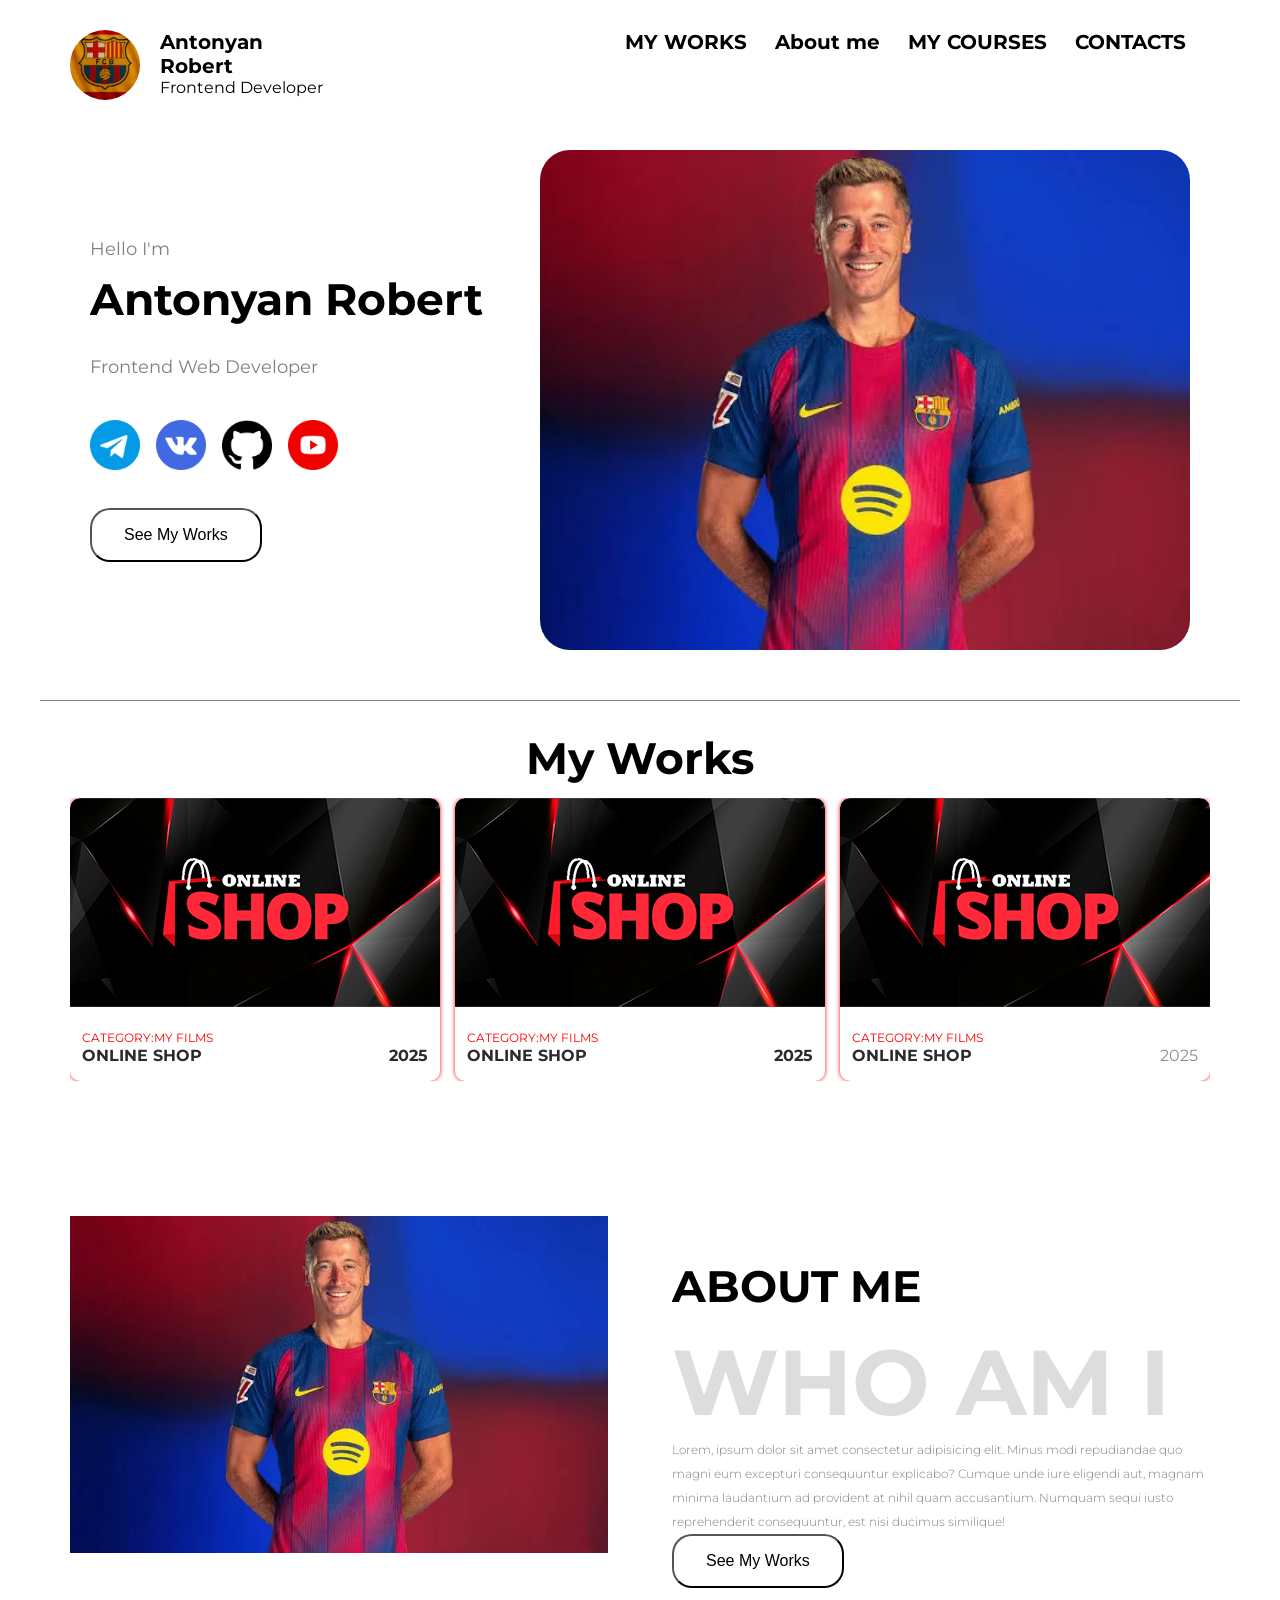
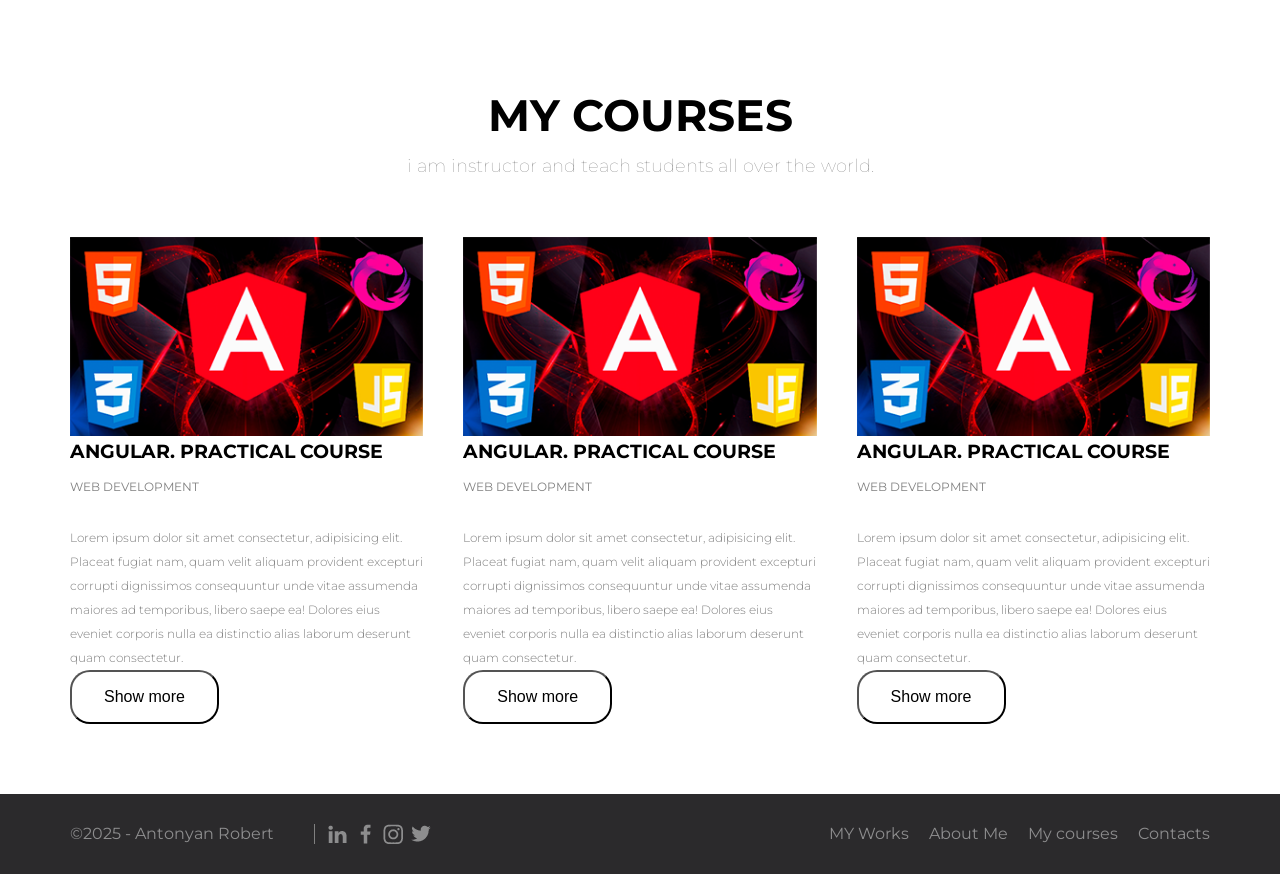
<file: index.html>
<!DOCTYPE html>
<html lang="en">

<head>
    <meta charset="UTF-8">
    <meta name="viewport" content="width=device-width, initial-scale=1.0">
    <title>Antonyan Robert</title>
    <link rel="stylesheet" href="./CSS/style.css">
</head>

<body>
    <header class="header">
        <div class="container header_container">
            <div class="logo">
                <img src="./85eec9aaf0caa79344d086ef908d48ef.jpg" alt="" class="image">
                <div>
                    <div class="name">Antonyan </br> Robert</div>
                    <div class="clas">Frontend Developer</div>
                </div>
            </div>
            <div class="nav">
                <a href="#my_works" class="header_link"> MY WORKS</a>
                <a href="#about_me" class="header_link">About me</a>
                <a href="#courses" class="header_link">MY COURSES</a>
                <a href="#contacts" class="header_link">CONTACTS</a>
            </div>
        </div>
    </header>
    <main>
        <div class="container main_container">
            <div class="container_about">
                <div class="about">
                    <p class="text">Hello I'm</p>
                    <h1 class="title">Antonyan Robert</h1>
                    <p class="text">Frontend Web Developer</p>
                </div>
                <div class="social">
                    <a href="https://t.me/ROB_3103" class="social_link"><img src="./free-icon-telegram-2111646.png"
                            alt="">
                    </a>
                    <a href="https://vk.com/id864979859" class="social_link"> <img src="./free-icon-vk-3670055.png"
                            alt=""></a>
                    <a href="https://github.com/robertantonyan31032013/About-me" class="social_link"><img src="./25231.png" alt=""></a target='_blank'>
                    <a href="" class="social_link"><img src="./free-icon-youtube-4494485.png" alt=""></a>
                </div>
                <button class="about_button">See My Works</button>
            </div>
            <div class="container_about">
                <div class="my_img"></div>
            </div>
        </div>
        <div class="container Works_container" id="my_works">
            <h2 class="subtitle">My Works</h2>
            <ul class="list">
                <li class="works_item">
                    <a href="../мои фильмы/фильмы/myfilms.html" target="_blank">
                        <img src="./image (1).png" alt="">
                        <div class="work_content">
                            <p class="works_text"><span>CATEGORY:MY FILMS</span> </br> ONLINE SHOP</p>
                            <p class="works_text">2025</p>
                        </div>
                    </a>
                </li>
                <li class="works_item">
                    <a href="../good luck/index.html">
                        <img src="./image (1).png" alt="">
                        <div class="work_content">
                            <p class="works_text"><span>CATEGORY:MY FILMS</span> </br> ONLINE SHOP</p>
                            <p class="works_text">2025</p>
                        </div>
                    </a>

                </li>
                <li class="works_item">
                    <a href="https://rutube.ru/video/b8d481146213c555e9e0d8a883101ddf/" target="_blank">
                        <img src="./image (1).png" alt="">
                        <div class="work_content">
                            <p class="works_text"><span>CATEGORY:MY FILMS</span> </br> ONLINE SHOP</p>
                            <p class="wo am irks_text">2025</p>
                        </div>
                    </a>

                </li>
            </ul>
        </div>
        <div class="container container_me" id="about_me">
            <div class="me_img">
                <img src="./images.webp" alt="">
            </div>
            <div class="me_content">
                <h2 class="subtitle subtitle_me">
                    ABOUT ME
                </h2>
                <p class="text_me">WHO AM I</p>
                <p class="text_long">Lorem, ipsum dolor sit amet consectetur adipisicing elit. Minus modi repudiandae
                    quo magni eum
                    excepturi consequuntur explicabo? Cumque unde iure eligendi aut, magnam minima laudantium ad
                    provident at nihil quam accusantium. Numquam sequi iusto reprehenderit consequuntur, est nisi
                    ducimus similique!
                </p>
                <button class="about_button">See My Works</button>
            </div>
        </div>
        <div class="container container_courses" id="courses">
            <h2 class="subtitle">MY COURSES</h2>
            <p class="subtitle_tex">i am instructor and teach students all over the world.</p>
            <ul class="courses_list">
                <li class="courses_item">
                    <img src="./wemeet image_20251221111730208.png" alt="">
                    <h3>ANGULAR. PRACTICAL COURSE</h3>
                    <p class="courses_text">WEB DEVELOPMENT</p>
                    <p class="text_long">Lorem ipsum dolor sit amet consectetur, adipisicing elit. Placeat fugiat nam,
                        quam velit aliquam provident excepturi corrupti dignissimos consequuntur unde vitae assumenda
                        maiores ad temporibus, libero saepe ea! Dolores eius eveniet corporis nulla ea distinctio alias
                        laborum deserunt quam consectetur.</p>
                    <button class="about_button">Show more</button>
                </li>
                <li class="courses_item">
                    <img src="./wemeet image_20251221111730208.png" alt="">
                    <h3>ANGULAR. PRACTICAL COURSE</h3>
                    <p class="courses_text">WEB DEVELOPMENT</p>
                    <p class="text_long">Lorem ipsum dolor sit amet consectetur, adipisicing elit. Placeat fugiat nam,
                        quam velit aliquam provident excepturi corrupti dignissimos consequuntur unde vitae assumenda
                        maiores ad temporibus, libero saepe ea! Dolores eius eveniet corporis nulla ea distinctio alias
                        laborum deserunt quam consectetur.</p>
                    <button class="about_button">Show more</button>
                </li>
                <li class="courses_item">
                    <img src="./wemeet image_20251221111730208.png" alt="">
                    <h3>ANGULAR. PRACTICAL COURSE</h3>
                    <p class="courses_text">WEB DEVELOPMENT</p>
                    <p class="text_long">Lorem ipsum dolor sit amet consectetur, adipisicing elit. Placeat fugiat nam,
                        quam velit aliquam provident excepturi corrupti dignissimos consequuntur unde vitae assumenda
                        maiores ad temporibus, libero saepe ea! Dolores eius eveniet corporis nulla ea distinctio alias
                        laborum deserunt quam consectetur.</p>
                    <button class="about_button">Show more</button>
                </li>
            </ul>
        </div>
    </main>
    <footer class="container_footer" id="contacts">
        <div class="container footer">
            <div class="footer_social">
                <p class="footer_text">&copy;2025 - Antonyan Robert</p>
                <ul class="footer_list">
                    <li class="linkedin">
                        <a href="#"></a>
                    </li>
                    <li class="facebook">
                        <a href="#"></a>
                    </li>
                    <li class="instagram">
                        <a href="#"></a>
                    </li>
                    <li class="twitter">
                        <a href="#"></a>
                    </li>


                </ul>

            </div>

            <div class="footer_menu">
                <a href="#my_works">MY Works</a>
                <a href="#about_me">About Me</a>
                <a href="#courses">My courses</a>
                <a href="#contacts">Contacts</a>

            </div>
        </div>
    </footer>
</body>

</html>
</file>
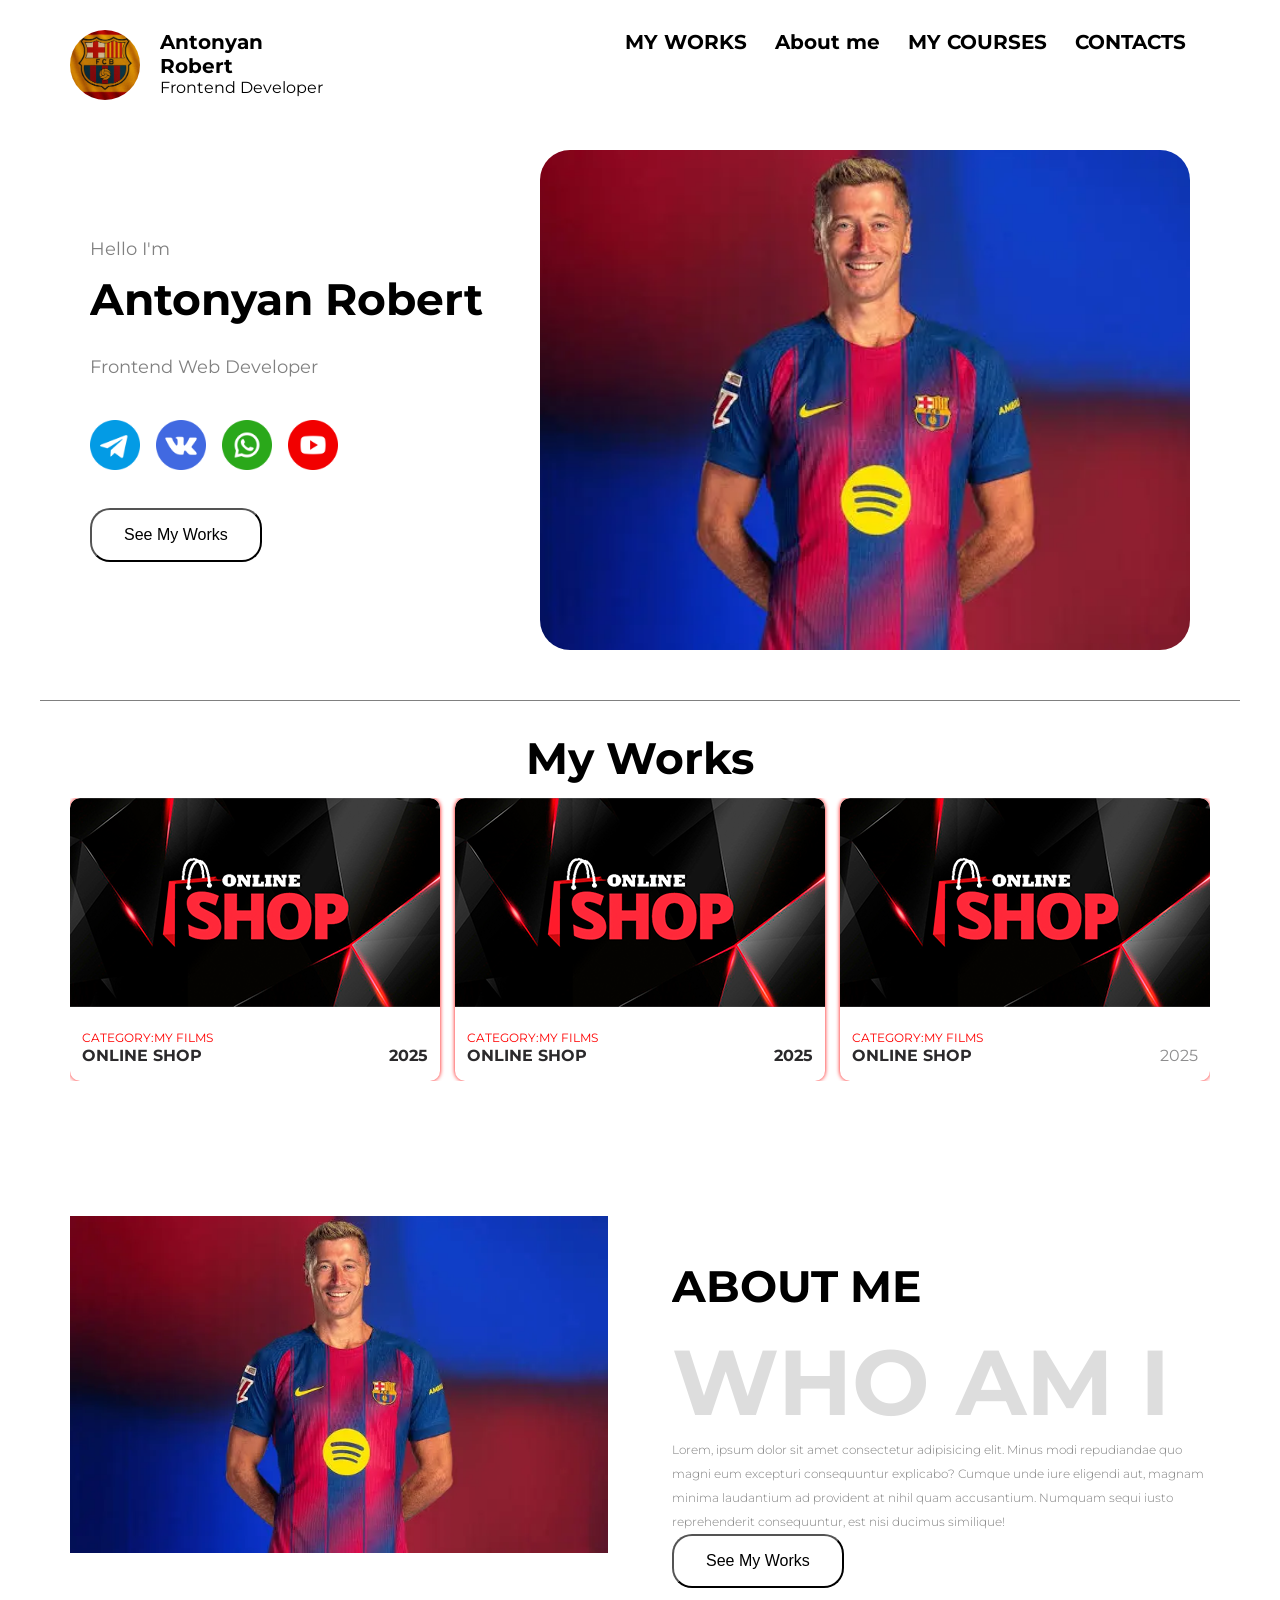
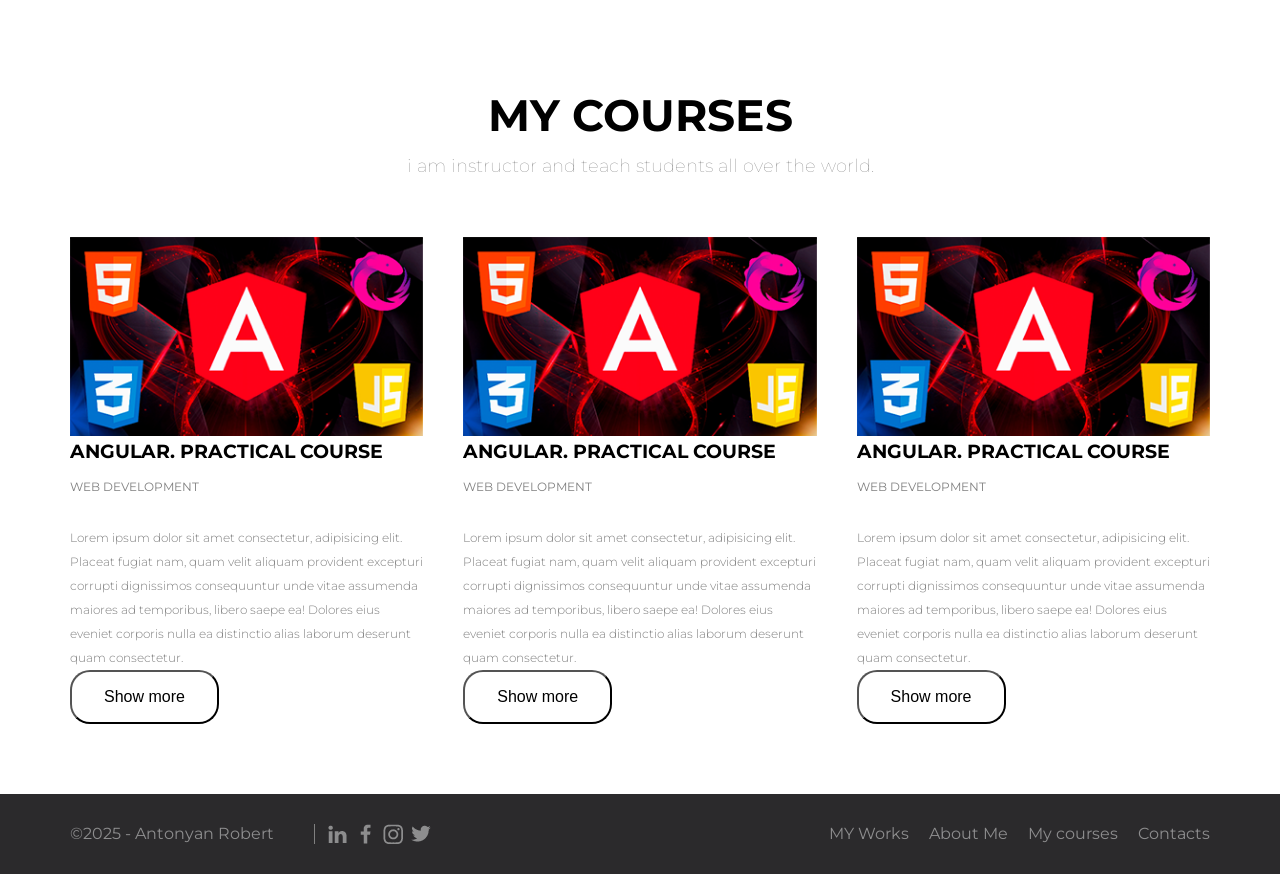
<file: about me.html>
<!DOCTYPE html>
<html lang="en">

<head>
    <meta charset="UTF-8">
    <meta name="viewport" content="width=device-width, initial-scale=1.0">
    <title>Antonyan Robert</title>
    <link rel="stylesheet" href="./CSS/style.css">
</head>

<body>
    <header class="header">
        <div class="container header_container">
            <div class="logo">
                <img src="./85eec9aaf0caa79344d086ef908d48ef.jpg" alt="" class="image">
                <div>
                    <div class="name">Antonyan </br> Robert</div>
                    <div class="clas">Frontend Developer</div>
                </div>
            </div>
            <div class="social">
                <a href="#my_works" class="header_link"> MY WORKS</a>
                <a href="#about_me" class="header_link">About me</a>
                <a href="#courses" class="header_link">MY COURSES</a>
                <a href="#contacts" class="header_link">CONTACTS</a>
            </div>
        </div>
    </header>
    <main>
        <div class="container main_container">
            <div class="container_about">
                <div class="about">
                    <p class="text">Hello I'm</p>
                    <h1 class="title">Antonyan Robert</h1>
                    <p class="text">Frontend Web Developer</p>
                </div>
                <div class="social">
                    <a href="https://t.me/ROB_3103" class="social_link"><img src="./free-icon-telegram-2111646.png"
                            alt="">
                    </a>
                    <a href="https://vk.com/id864979859" class="social_link"> <img src="./free-icon-vk-3670055.png"
                            alt=""></a>
                    <a href="" class="social_link"><img src="./free-icon-whatsapp-4494494.png" alt=""></a>
                    <a href="" class="social_link"><img src="./free-icon-youtube-4494485.png" alt=""></a>
                </div>
                <button class="about_button">See My Works</button>
            </div>
            <div class="container_about">
                <div class="my_img"></div>
            </div>
        </div>
        <div class="container Works_container" id="my_works">
            <h2 class="subtitle">My Works</h2>
            <ul class="list">
                <li class="works_item">
                    <a href="../мои фильмы/фильмы/myfilms.html" target="_blank">
                        <img src="./image (1).png" alt="">
                        <div class="work_content">
                            <p class="works_text"><span>CATEGORY:MY FILMS</span> </br> ONLINE SHOP</p>
                            <p class="works_text">2025</p>
                        </div>
                    </a>
                </li>
                <li class="works_item">
                    <a href="../good luck/index.html">
                        <img src="./image (1).png" alt="">
                        <div class="work_content">
                            <p class="works_text"><span>CATEGORY:MY FILMS</span> </br> ONLINE SHOP</p>
                            <p class="works_text">2025</p>
                        </div>
                    </a>

                </li>
                <li class="works_item">
                    <a href="https://rutube.ru/video/b8d481146213c555e9e0d8a883101ddf/" target="_blank">
                        <img src="./image (1).png" alt="">
                        <div class="work_content">
                            <p class="works_text"><span>CATEGORY:MY FILMS</span> </br> ONLINE SHOP</p>
                            <p class="wo am irks_text">2025</p>
                        </div>
                    </a>

                </li>
            </ul>
        </div>
        <div class="container container_me" id="about_me">
            <div class="me_img">
                <img src="./images.webp" alt="">
            </div>
            <div class="me_content">
                <h2 class="subtitle subtitle_me">
                    ABOUT ME
                </h2>
                <p class="text_me">WHO AM I</p>
                <p class="text_long">Lorem, ipsum dolor sit amet consectetur adipisicing elit. Minus modi repudiandae
                    quo magni eum
                    excepturi consequuntur explicabo? Cumque unde iure eligendi aut, magnam minima laudantium ad
                    provident at nihil quam accusantium. Numquam sequi iusto reprehenderit consequuntur, est nisi
                    ducimus similique!
                </p>
                <button class="about_button">See My Works</button>
            </div>
        </div>
        <div class="container container_courses" id="courses">
            <h2 class="subtitle">MY COURSES</h2>
            <p class="subtitle_tex">i am instructor and teach students all over the world.</p>
            <ul class="courses_list">
                <li class="courses_item">
                    <img src="./wemeet image_20251221111730208.png" alt="">
                    <h3>ANGULAR. PRACTICAL COURSE</h3>
                    <p class="courses_text">WEB DEVELOPMENT</p>
                    <p class="text_long">Lorem ipsum dolor sit amet consectetur, adipisicing elit. Placeat fugiat nam,
                        quam velit aliquam provident excepturi corrupti dignissimos consequuntur unde vitae assumenda
                        maiores ad temporibus, libero saepe ea! Dolores eius eveniet corporis nulla ea distinctio alias
                        laborum deserunt quam consectetur.</p>
                    <button class="about_button">Show more</button>
                </li>
                <li class="courses_item">
                    <img src="./wemeet image_20251221111730208.png" alt="">
                    <h3>ANGULAR. PRACTICAL COURSE</h3>
                    <p class="courses_text">WEB DEVELOPMENT</p>
                    <p class="text_long">Lorem ipsum dolor sit amet consectetur, adipisicing elit. Placeat fugiat nam,
                        quam velit aliquam provident excepturi corrupti dignissimos consequuntur unde vitae assumenda
                        maiores ad temporibus, libero saepe ea! Dolores eius eveniet corporis nulla ea distinctio alias
                        laborum deserunt quam consectetur.</p>
                    <button class="about_button">Show more</button>
                </li>
                <li class="courses_item">
                    <img src="./wemeet image_20251221111730208.png" alt="">
                    <h3>ANGULAR. PRACTICAL COURSE</h3>
                    <p class="courses_text">WEB DEVELOPMENT</p>
                    <p class="text_long">Lorem ipsum dolor sit amet consectetur, adipisicing elit. Placeat fugiat nam,
                        quam velit aliquam provident excepturi corrupti dignissimos consequuntur unde vitae assumenda
                        maiores ad temporibus, libero saepe ea! Dolores eius eveniet corporis nulla ea distinctio alias
                        laborum deserunt quam consectetur.</p>
                    <button class="about_button">Show more</button>
                </li>
            </ul>
        </div>
    </main>
    <footer class="container_footer" id="contacts">
        <div class="container footer">
            <div class="footer_social">
                <p class="footer_text">&copy;2025 - Antonyan Robert</p>
                <ul class="footer_list">
                    <li class="linkedin">
                        <a href="#"></a>
                    </li>
                    <li class="facebook">
                        <a href="#"></a>
                    </li>
                    <li class="instagram">
                        <a href="#"></a>
                    </li>
                    <li class="twitter">
                        <a href="#"></a>
                    </li>


                </ul>

            </div>

            <div class="footer_menu">
                <a href="#my_works">MY Works</a>
                <a href="#about_me">About Me</a>
                <a href="#courses">My courses</a>
                <a href="#contacts">Contacts</a>

            </div>
        </div>
    </footer>
</body>

</html>
</file>
<file: CSS/style.css>
@import url('https://fonts.googleapis.com/css2?family=Creepster&family=Montserrat:ital,wght@0,100..900;1,100..900&display=swap');

 * {
     margin: 0;
     box-sizing: border-box;
     overflow-x: hidden;
 }

 body {
     font-family: "Montserrat", sans-serif;
     font-optical-sizing: auto;
     font-style: normal;
 }

 ul {
     list-style: none;
     padding: 0;
 }

 img {
     width: 100%;
 }

 a {
     text-decoration: none;
     color: #8d8d8e;
 }

 .header {
     width: 100%;
     height: 100px;
     background: #fff;
 }

 .image {
     width: 70px;
     height: 70px;
     border-radius: 50%;
     margin-right: 20px;
     background: black;
 }

 .name {
     font-size: 20px;
     font-weight: 700;
 }

 .container {
     width: 1200px;
     margin: 0 auto;
     padding: 30px;
 }

 .prof {
     color: #8d8d8e;
 }

 .logo {
     display: flex;
 }

 .logo img {
     object-fit: cover;
 }

 .header_container {
     display: flex;
     justify-content: space-between;
 }

 .header_link {
     margin-right: 24px;
     text-decoration: none;
     font-size: 20px;
     font-weight: 700;
     color: black;
 }

 .social_link {
     display: inline-block;
     width: 50px;
     margin-right: 12px;
 }

 .social_link:hover {
     transform: rotateX(25deg);
 }

 .about {
     margin-bottom: 30px;
 }

 .social {
     margin-bottom: 30px;
 }

 .about_button {
     padding: 16px 32px;
     background-color: transparent;
     border-radius: 20px;
     font-size: 16px;
     cursor: pointer;
 }

 .about_button:hover {
     background-color: grey;
 }

 .text {
     font-size: 18px;
     color: grey;
     margin-bottom: 12px;
 }

 .title {
     margin-bottom: 30px;
     font-size: 44px;
 }

 .my_img {
     width: 650px;
     height: 500px;
     background-image: url('./../images.webp');
     background-repeat: no-repeat;
     background-position: center;
     background-size: cover;
     border-radius: 30px;
 }

 .main_container {
     display: flex;
     justify-content: space-between;
     align-items: center;
     border-bottom: 1px solid grey;
 }

 .container_about {
     padding: 20px;
 }

 .list {
     display: flex;
     justify-content: space-between;
 }

 .works_item {
     box-shadow: 0 0 4px red;
     border-radius: 10px;
     cursor: pointer;
 }

 .works_item:hover {
     box-shadow: 0 0 25px red;
 }

 .subtitle {
     margin-bottom: 13px;
     text-align: center;
     font-size: 44px;
 }

 .works_container {
     margin-bottom: 112px;
 }

 span {
     color: red;
     font-size: 12px;
     font-weight: 400;
 }

 .works_text {
     font-size: 16px;
     font-weight: bold;
     color: #2b2a2c;
 }

 .work_content {
     display: flex;
     justify-content: space-between;
     align-items: end;
     padding: 16px 12px;
 }

 .container_me {
     display: flex;
     justify-content: space-between;
     align-items: center;
     margin-bottom: 40px;
     padding-top: 74px;
 }

 .me_img {
     width: 49%;
     margin-right: 64px;
 }

 .me_content {
     width: 49%;
     padding-top: 74px;
     text-align: start;
 }

 .subtitle_me {
     text-align: start;
 }

 .text_me {
     font-size: 92px;
     font-weight: bold;
     color: #ddd;
 }

 .text_long {
     font-size: 12px;
     font-weight: 300;
     color: gray;
     line-height: 24px;


 }

 .container_courses {
     margin-bottom: 40px;
 }

 .courses_list {
     display: flex;
     justify-content: space-between;
     padding-left: 0;
 }

 .courses_item {
     width: 31%;
 }

 .subtitle_tex {
     font-size: 18px;
     font-weight: lighter;
     color: grey;
     text-align: center;
     margin-bottom: 60px
 }

 .courses_text {
     margin-bottom: 32px;
     font-size: 12px;
     color: gray;
 }

 h3 {
     margin-bottom: 16px;
 }

 footer {
     width: 100%;
     background-color: #2b2a2c;
 }

 .container_footer {
     background-color: #2b2a2c;
     color: #8d8d8e;
 }

 .footer_social {
     display: flex;
 }

 .footer_list {
     display: flex;
     padding-left: 12px;
 }

 .footer_text {
     border-right: 1px solid grey;
     padding-right: 40px;
 }

 .linkedin,
 .facebook,
 .instagram,
 .twitter {
     margin-right: 8px;
     width: 20px;
     height: 20px;
     background-repeat: no-repeat;
     background-position: center;
 }

 .linkedin {
     background-image: url("../unnamed.png");
 }

 .facebook {
     background-image: url("../original_1768373905367_7e614770d94879a3aa35303b63912294.png");
 }

 .instagram {
     background-image: url("../original_1768373902768_e7c2338e95619f256e4b2dd9c4ecc071.png");
 }

 .twitter {
     background-image: url("../original_1768373902737_bae2e065baa8324c6e2e6dc4358b7576.png");
 }

 .footer {
     display: flex;
     justify-content: space-between;
 }

 .footer_menu a:not(:last-child) {
     margin-right: 16px;
 }


 @media (max-width: 780px) {
     .main_container {
         flex-direction: column;
     }

     .container {
         max-width: 780px;
     }

     .list {
         flex-direction: column;
     }

     .works_item {
         width: 65%;
         margin-bottom: 12px;
     }
 }

 @media (max-width : 780px) {
     .nav {
         display: none;
     }

     .container {
         max-width: 98%;
     }

     body {
         overflow-x: none;
     }

     .works_container {
         margin-bottom: 8px;
     }

     .container_me {
         padding-top: 20px;
         flex-direction: column;
         align-items: start;
     }

     .me_img {
         width: 98%;
     }

     .me_content {
         width: 98%;
         padding-top: 20px;
     }

     .courses_list {
         flex-direction: column;
     }

     .courses_item {
         width: 98%;
         margin-bottom: 12px;
     }

     .text_long {
         margin-bottom: 12px;
     }

     .footer_menu {
         display: none;
     }

     .container_courses {
         margin-bottom: 12px;
     }

     .works_item {
         width: 98%;
     }
 }
</file>
